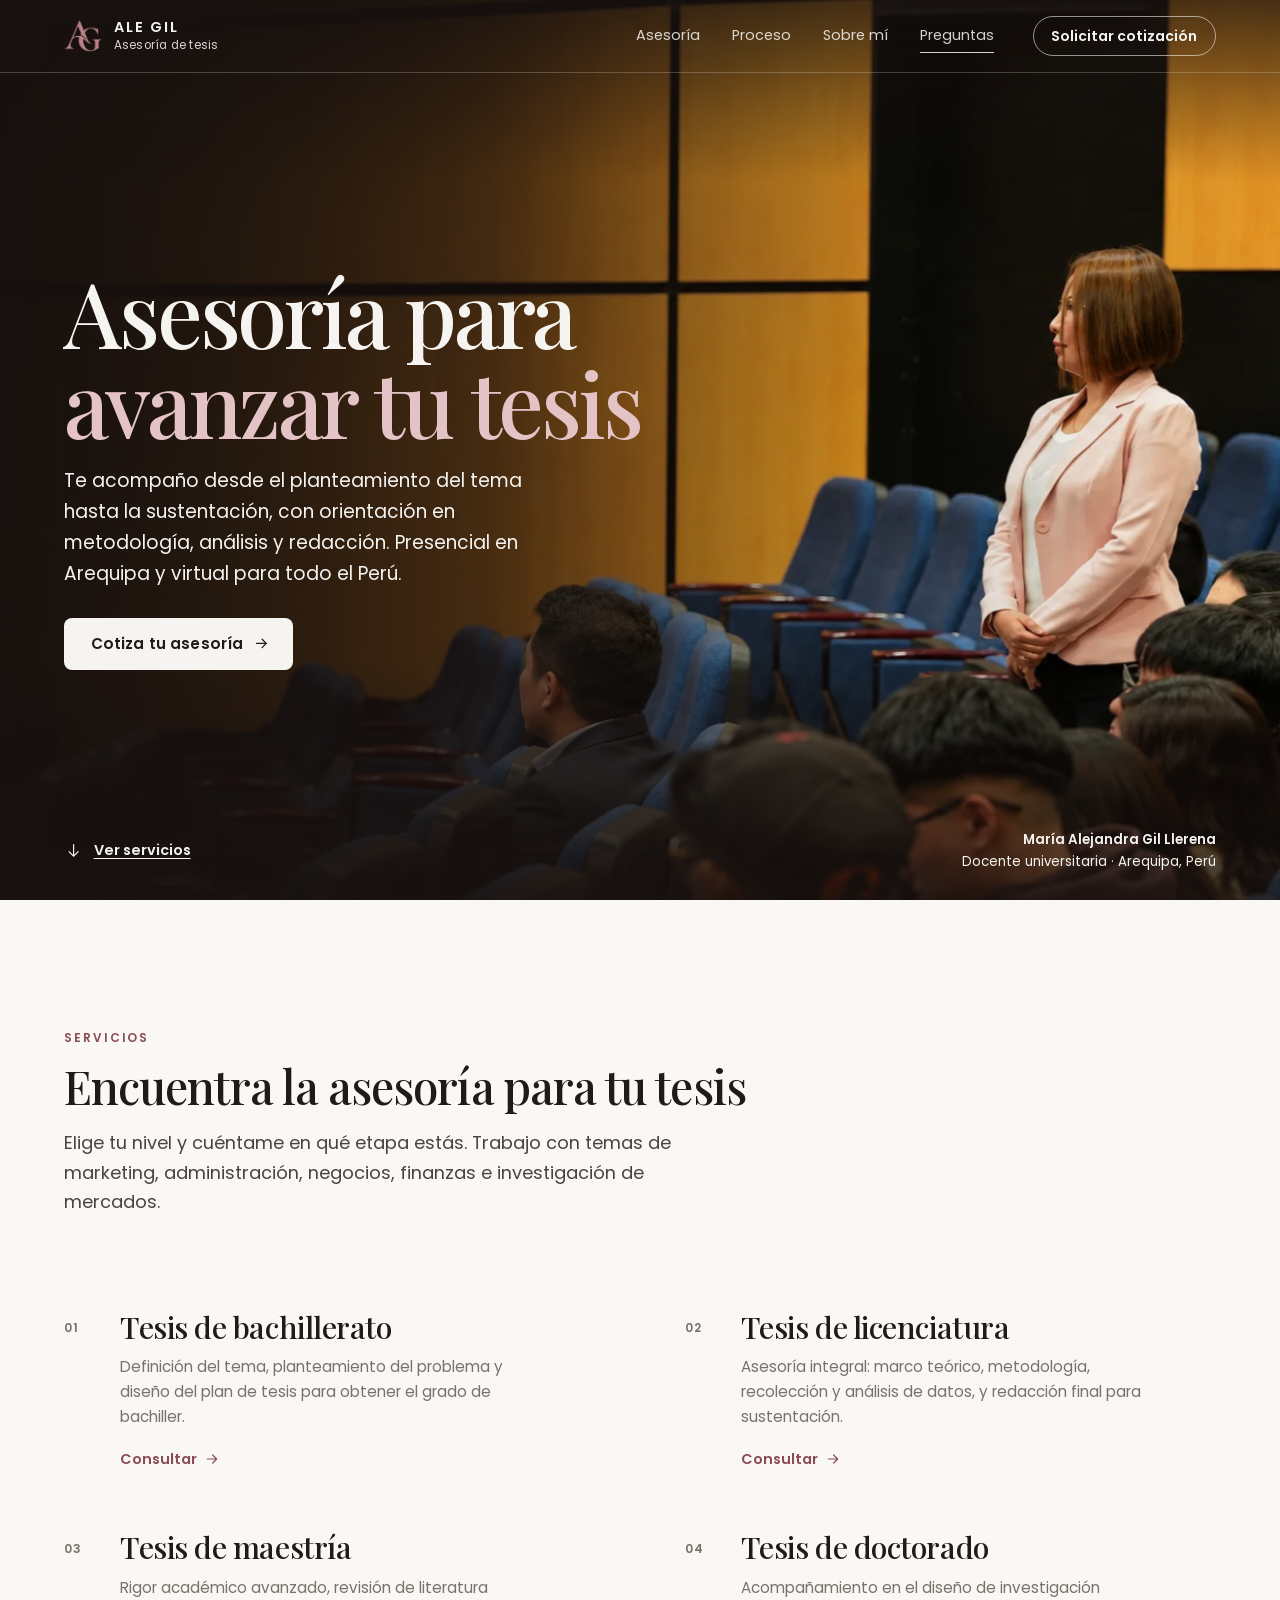
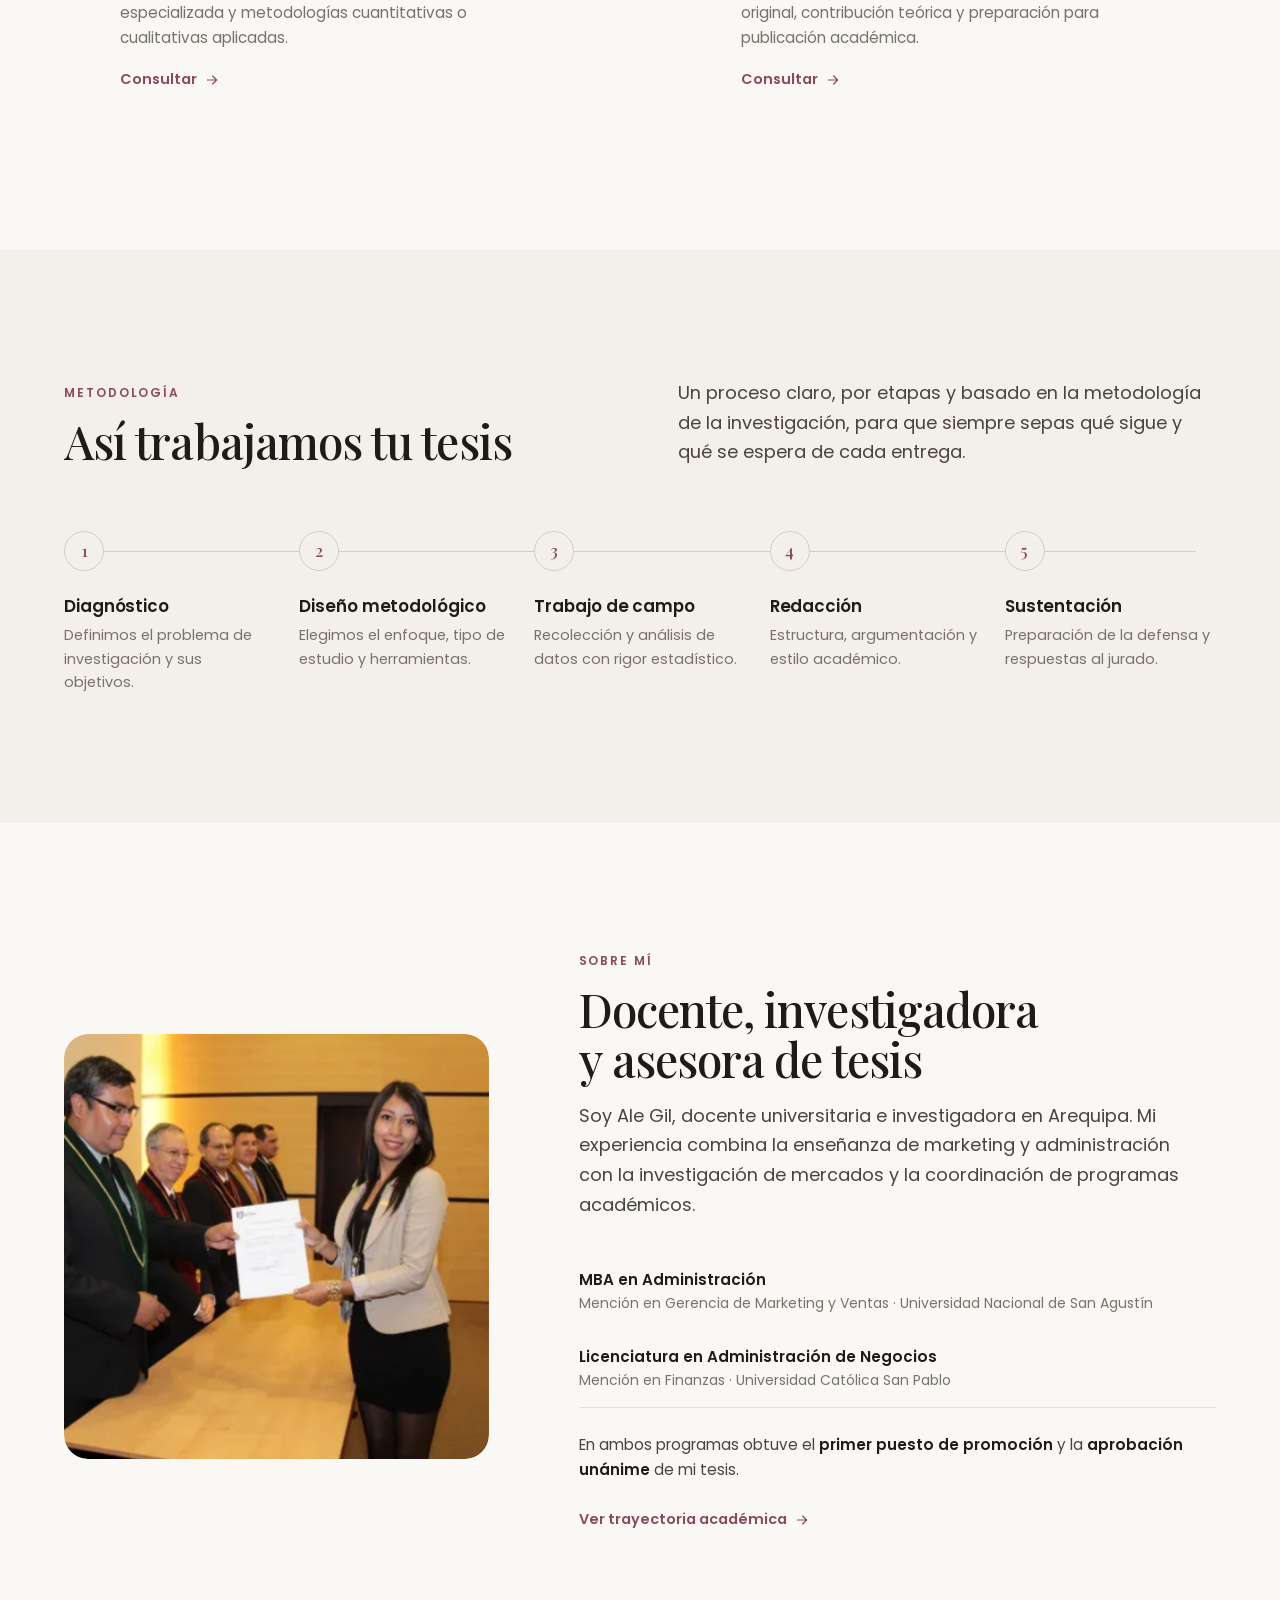
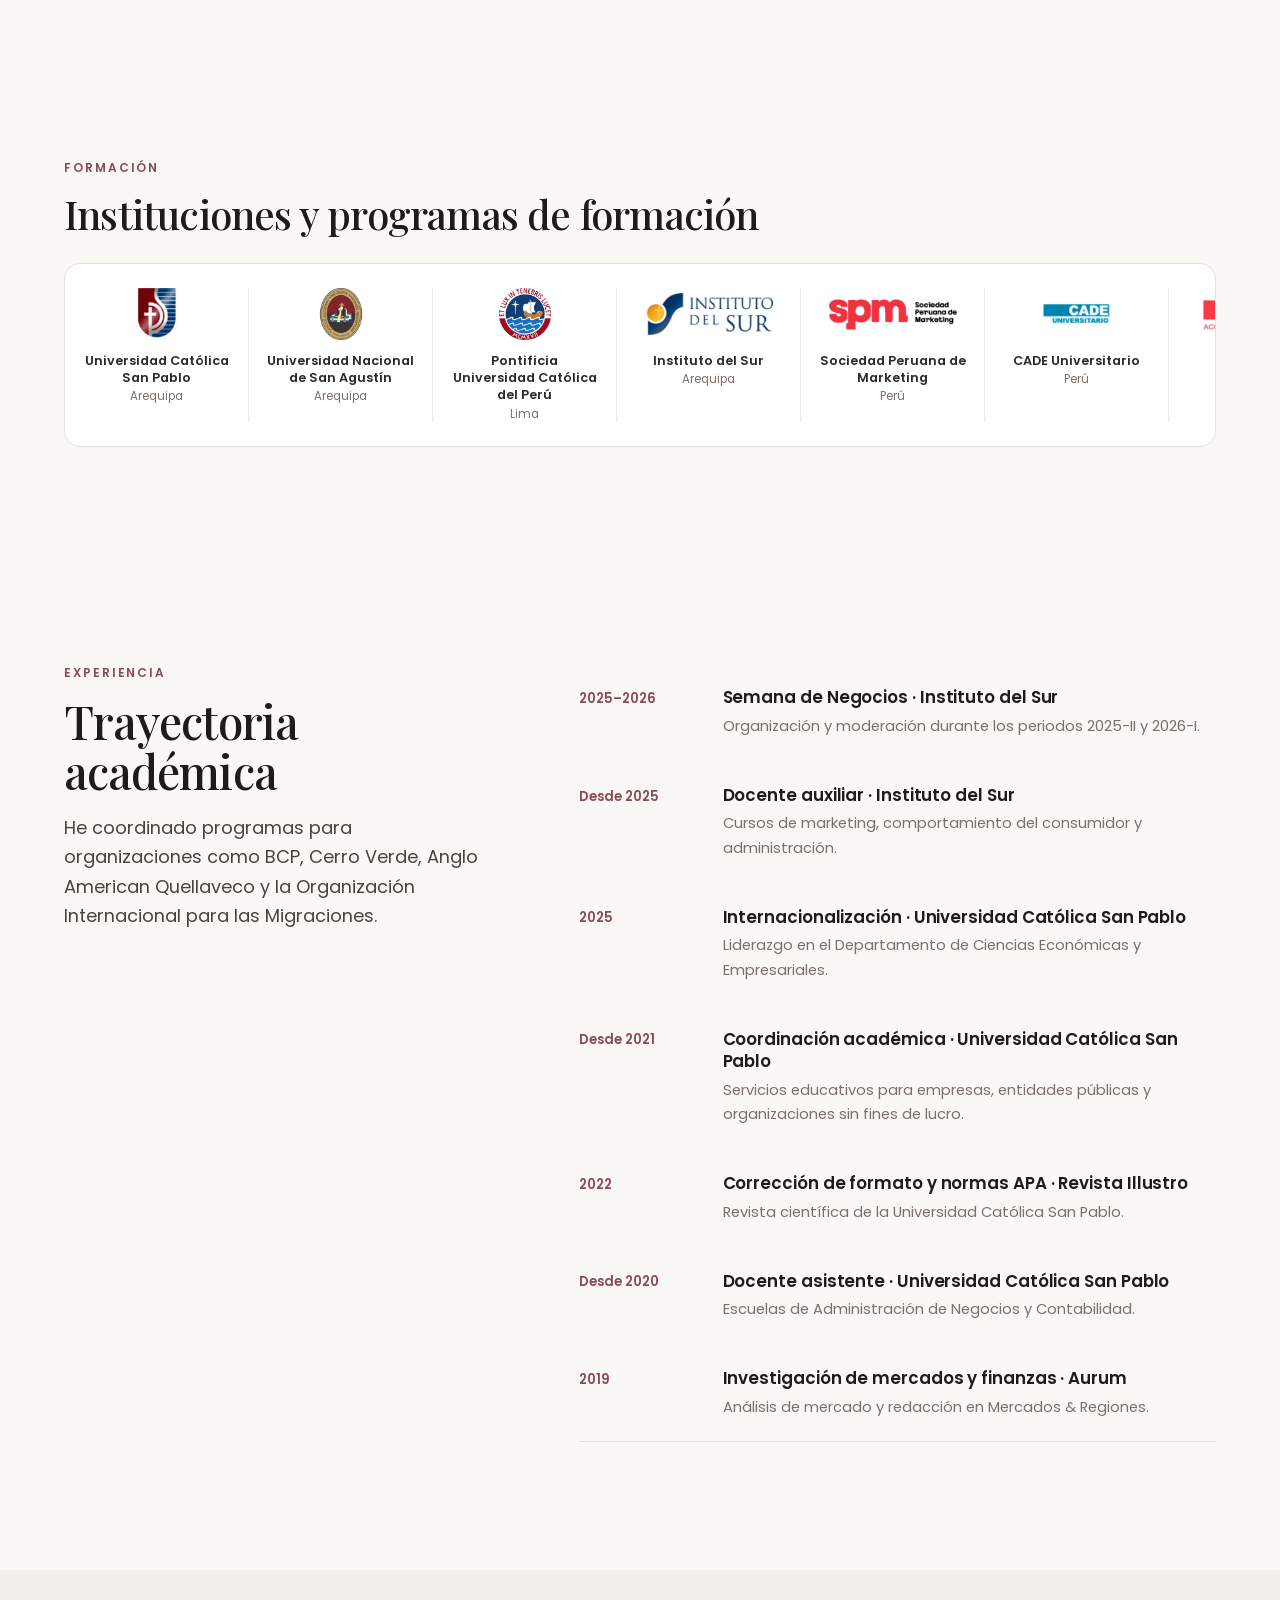
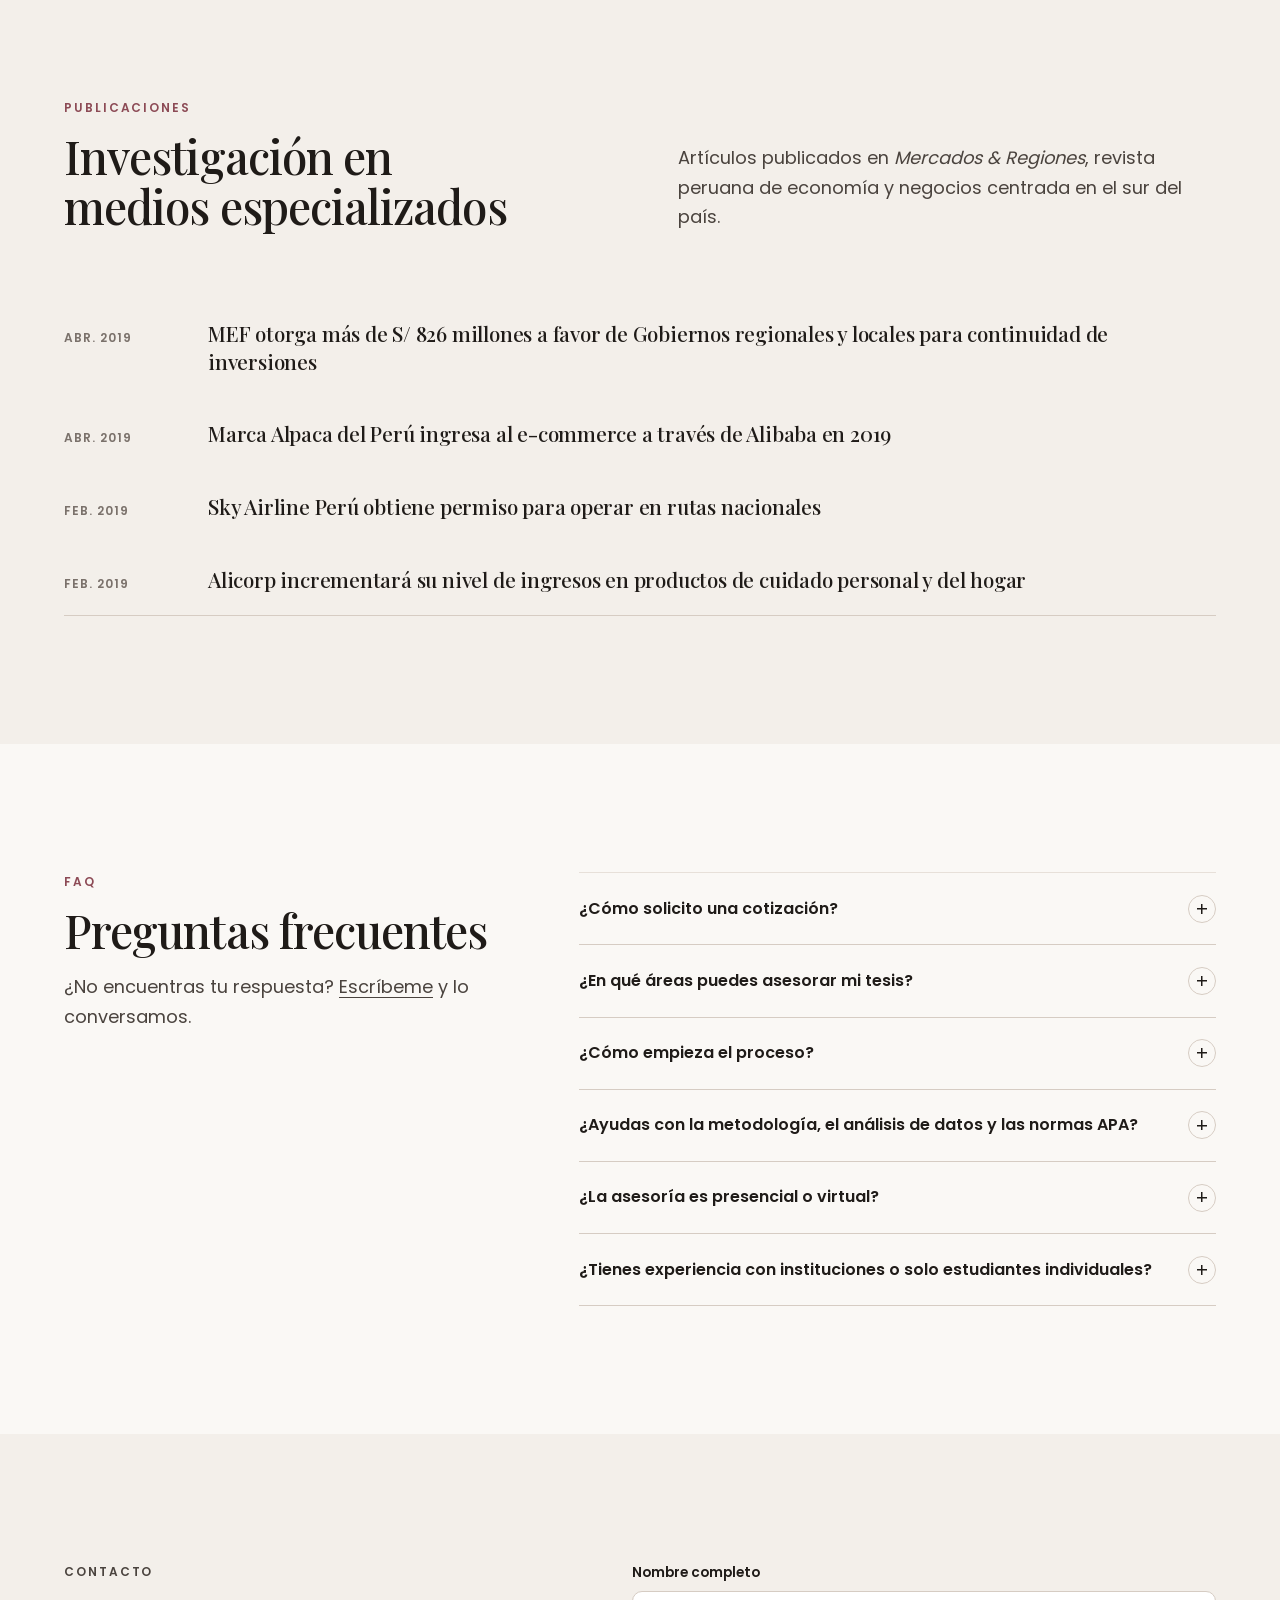
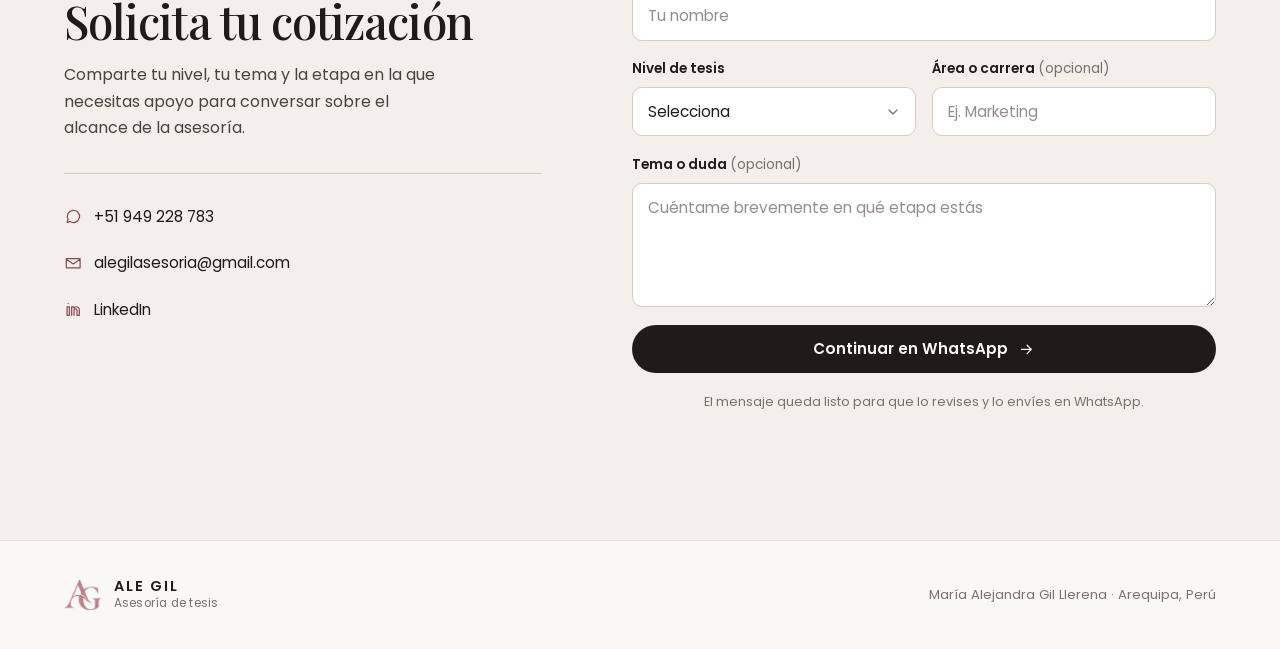
<file: index.html>
<!doctype html>
<html lang="es-PE">
<head>
<meta charset="UTF-8">
<meta name="viewport" content="width=device-width, initial-scale=1.0">
<title>Asesoría de Tesis en Arequipa y Online | Ale Gil</title>
<meta name="description" content="Asesoría de tesis de bachillerato, licenciatura, maestría y doctorado en Arequipa y online: metodología, análisis de datos, redacción y sustentación.">
<meta name="author" content="María Alejandra Gil Llerena">
<meta name="robots" content="index, follow, max-image-preview:large, max-snippet:-1">
<link rel="canonical" href="https://alegil-asesoria-tesis.pages.dev/">
<link rel="alternate" hreflang="es-PE" href="https://alegil-asesoria-tesis.pages.dev/">
<link rel="alternate" hreflang="x-default" href="https://alegil-asesoria-tesis.pages.dev/">
<!-- Google Search Console -->
<meta name="google-site-verification" content="gpbi58ObnH3CB68XrsHprBadOEx2F5I6IvIV5M7yL3I">

<meta name="theme-color" content="#faf8f5" media="(prefers-color-scheme: light)">
<meta name="theme-color" content="#151312" media="(prefers-color-scheme: dark)">
<link rel="icon" href="favicon.png" type="image/png" sizes="32x32">
<link rel="apple-touch-icon" href="assets/seo/apple-touch-icon.png">
<link rel="manifest" href="site.webmanifest">

<meta property="og:type" content="website">
<meta property="og:site_name" content="Ale Gil · Asesoría de tesis">
<meta property="og:locale" content="es_PE">
<meta property="og:url" content="https://alegil-asesoria-tesis.pages.dev/">
<meta property="og:title" content="Asesoría de Tesis en Arequipa y Online | Ale Gil">
<meta property="og:description" content="Asesoría de tesis de bachillerato, licenciatura, maestría y doctorado en Arequipa y online: metodología, análisis de datos, redacción y sustentación.">
<meta property="og:image" content="https://alegil-asesoria-tesis.pages.dev/assets/seo/og-image.jpg">
<meta property="og:image:width" content="1200">
<meta property="og:image:height" content="630">
<meta property="og:image:alt" content="María Alejandra Gil Llerena en un auditorio universitario">
<meta name="twitter:card" content="summary_large_image">
<meta name="twitter:title" content="Asesoría de Tesis en Arequipa y Online | Ale Gil">
<meta name="twitter:description" content="Asesoría de tesis de bachillerato, licenciatura, maestría y doctorado en Arequipa y online: metodología, análisis de datos, redacción y sustentación.">
<meta name="twitter:image" content="https://alegil-asesoria-tesis.pages.dev/assets/seo/og-image.jpg">

<link rel="preload" href="assets/images/ale-gil-auditorio.webp" as="image" type="image/webp" fetchpriority="high">
<link rel="preload" href="assets/fonts/playfair-display.woff2" as="font" type="font/woff2" crossorigin>
<link rel="preload" href="assets/fonts/poppins-regular.woff2" as="font" type="font/woff2" crossorigin>

<script type="application/ld+json">
{
  "@context": "https://schema.org",
  "@graph": [
    {
      "@type": "WebSite",
      "@id": "https://alegil-asesoria-tesis.pages.dev/#web",
      "url": "https://alegil-asesoria-tesis.pages.dev/",
      "name": "Ale Gil · Asesoría de tesis",
      "inLanguage": "es-PE",
      "publisher": {
        "@id": "https://alegil-asesoria-tesis.pages.dev/#servicio"
      }
    },
    {
      "@type": "WebPage",
      "@id": "https://alegil-asesoria-tesis.pages.dev/#pagina",
      "url": "https://alegil-asesoria-tesis.pages.dev/",
      "name": "Asesoría de Tesis en Arequipa y Online | Ale Gil",
      "isPartOf": {
        "@id": "https://alegil-asesoria-tesis.pages.dev/#web"
      },
      "about": {
        "@id": "https://alegil-asesoria-tesis.pages.dev/#servicio"
      },
      "primaryImageOfPage": "https://alegil-asesoria-tesis.pages.dev/assets/seo/og-image.jpg",
      "inLanguage": "es-PE",
      "dateModified": "2026-11-25"
    },
    {
      "@type": "ProfessionalService",
      "@id": "https://alegil-asesoria-tesis.pages.dev/#servicio",
      "name": "Ale Gil · Asesoría de tesis",
      "url": "https://alegil-asesoria-tesis.pages.dev/",
      "description": "Asesoría de tesis de bachillerato, licenciatura, maestría y doctorado en Arequipa y online para todo el Perú: metodología de la investigación, análisis de datos, redacción académica y preparación de la sustentación.",
      "image": "https://alegil-asesoria-tesis.pages.dev/assets/seo/og-image.jpg",
      "logo": "https://alegil-asesoria-tesis.pages.dev/assets/seo/icon-192.png",
      "telephone": "+51949228783",
      "email": "alegilasesoria@gmail.com",
      "address": {
        "@type": "PostalAddress",
        "addressLocality": "Arequipa",
        "addressRegion": "Arequipa",
        "addressCountry": "PE"
      },
      "areaServed": [
        {
          "@type": "City",
          "name": "Arequipa"
        },
        {
          "@type": "Country",
          "name": "Perú"
        }
      ],
      "founder": {
        "@id": "https://alegil-asesoria-tesis.pages.dev/#ale-gil"
      },
      "employee": {
        "@id": "https://alegil-asesoria-tesis.pages.dev/#ale-gil"
      },
      "knowsLanguage": "es",
      "sameAs": [
        "https://www.linkedin.com/in/mar%C3%ADa-alejandra-gil-llerena"
      ],
      "contactPoint": {
        "@type": "ContactPoint",
        "contactType": "customer service",
        "telephone": "+51949228783",
        "availableLanguage": "es",
        "url": "https://wa.me/51949228783"
      },
      "hasOfferCatalog": {
        "@type": "OfferCatalog",
        "name": "Asesoría de tesis por nivel",
        "itemListElement": [
          {
            "@type": "Offer",
            "itemOffered": {
              "@type": "Service",
              "name": "Asesoría de tesis de bachillerato",
              "serviceType": "Asesoría de tesis",
              "description": "Definición del tema, planteamiento del problema y diseño del plan de tesis para obtener el grado de bachiller.",
              "provider": {
                "@id": "https://alegil-asesoria-tesis.pages.dev/#ale-gil"
              },
              "areaServed": "PE"
            }
          },
          {
            "@type": "Offer",
            "itemOffered": {
              "@type": "Service",
              "name": "Asesoría de tesis de licenciatura",
              "serviceType": "Asesoría de tesis",
              "description": "Asesoría integral: marco teórico, metodología, recolección y análisis de datos, y redacción final para sustentación.",
              "provider": {
                "@id": "https://alegil-asesoria-tesis.pages.dev/#ale-gil"
              },
              "areaServed": "PE"
            }
          },
          {
            "@type": "Offer",
            "itemOffered": {
              "@type": "Service",
              "name": "Asesoría de tesis de maestría",
              "serviceType": "Asesoría de tesis",
              "description": "Rigor académico avanzado, revisión de literatura especializada y metodologías cuantitativas o cualitativas aplicadas.",
              "provider": {
                "@id": "https://alegil-asesoria-tesis.pages.dev/#ale-gil"
              },
              "areaServed": "PE"
            }
          },
          {
            "@type": "Offer",
            "itemOffered": {
              "@type": "Service",
              "name": "Asesoría de tesis de doctorado",
              "serviceType": "Asesoría de tesis",
              "description": "Acompañamiento en el diseño de investigación original, contribución teórica y preparación para publicación académica.",
              "provider": {
                "@id": "https://alegil-asesoria-tesis.pages.dev/#ale-gil"
              },
              "areaServed": "PE"
            }
          }
        ]
      }
    },
    {
      "@type": "Person",
      "@id": "https://alegil-asesoria-tesis.pages.dev/#ale-gil",
      "name": "María Alejandra Gil Llerena",
      "alternateName": "Ale Gil",
      "jobTitle": "Docente universitaria e investigadora en Marketing",
      "image": "https://alegil-asesoria-tesis.pages.dev/assets/images/ale-gil-reconocimiento-1152.webp",
      "url": "https://alegil-asesoria-tesis.pages.dev/",
      "email": "mailto:alegilasesoria@gmail.com",
      "telephone": "+51949228783",
      "sameAs": [
        "https://www.linkedin.com/in/mar%C3%ADa-alejandra-gil-llerena"
      ],
      "address": {
        "@type": "PostalAddress",
        "addressLocality": "Arequipa",
        "addressRegion": "Arequipa",
        "addressCountry": "PE"
      },
      "alumniOf": [
        {
          "@type": "CollegeOrUniversity",
          "name": "Universidad Nacional de San Agustín de Arequipa"
        },
        {
          "@type": "CollegeOrUniversity",
          "name": "Universidad Católica San Pablo"
        }
      ],
      "hasCredential": [
        {
          "@type": "EducationalOccupationalCredential",
          "credentialCategory": "degree",
          "name": "MBA en Administración, mención en Gerencia de Marketing y Ventas"
        },
        {
          "@type": "EducationalOccupationalCredential",
          "credentialCategory": "degree",
          "name": "Licenciatura en Administración de Negocios, mención en Finanzas"
        }
      ],
      "knowsAbout": [
        "Asesoría de tesis",
        "Metodología de la investigación",
        "Investigación académica",
        "Análisis de datos",
        "Normas APA",
        "Marketing",
        "Administración de negocios",
        "Finanzas",
        "Investigación de mercados"
      ],
      "knowsLanguage": "es"
    },
    {
      "@type": "FAQPage",
      "@id": "https://alegil-asesoria-tesis.pages.dev/#faq",
      "mainEntity": [
        {
          "@type": "Question",
          "name": "¿Cómo solicito una cotización?",
          "acceptedAnswer": {
            "@type": "Answer",
            "text": "Indícame tu nivel de estudios, el tema y el avance de tu tesis por WhatsApp. Con esa información podemos definir el alcance y conversar sobre el costo."
          }
        },
        {
          "@type": "Question",
          "name": "¿En qué áreas puedes asesorar mi tesis?",
          "acceptedAnswer": {
            "@type": "Answer",
            "text": "Principalmente en marketing, administración, negocios, finanzas e investigación de mercados, para los cuatro niveles: bachillerato, licenciatura, maestría y doctorado."
          }
        },
        {
          "@type": "Question",
          "name": "¿Cómo empieza el proceso?",
          "acceptedAnswer": {
            "@type": "Answer",
            "text": "Escríbeme por WhatsApp o completa el formulario de contacto indicando tu nivel de tesis y tema. Te responderé para coordinar una primera conversación."
          }
        },
        {
          "@type": "Question",
          "name": "¿Ayudas con la metodología, el análisis de datos y las normas APA?",
          "acceptedAnswer": {
            "@type": "Answer",
            "text": "Sí. Acompaño el diseño metodológico, la recolección y el análisis de datos cuantitativos o cualitativos, y la revisión de formato, citas y referencias en normas APA."
          }
        },
        {
          "@type": "Question",
          "name": "¿La asesoría es presencial o virtual?",
          "acceptedAnswer": {
            "@type": "Answer",
            "text": "Trabajo de forma virtual y presencial en Arequipa, según la disponibilidad de cada estudiante."
          }
        },
        {
          "@type": "Question",
          "name": "¿Tienes experiencia con instituciones o solo estudiantes individuales?",
          "acceptedAnswer": {
            "@type": "Answer",
            "text": "He coordinado programas académicos para empresas y organismos públicos, además de mi experiencia como docente universitaria acompañando tesistas de forma individual."
          }
        }
      ]
    }
  ]
}
</script>
<link rel="stylesheet" href="css/styles.css">
<script>document.documentElement.classList.add("js");if(!matchMedia("(prefers-reduced-motion: reduce)").matches)document.documentElement.classList.add("motion")</script>
<script defer src="js/script.js"></script>
</head>
<body>
<a class="skip" href="#contenido">Ir al contenido</a>

<header class="nav on-hero" id="nav">
  <div class="progress" aria-hidden="true"></div>
  <div class="wrap nav-inner">
    <a class="brand" href="#inicio" aria-label="Ale Gil · Asesoría de tesis, inicio">
      <img src="assets/brand/ag-monograma.webp" width="160" height="134" alt="">
      <span class="brand-text">Ale Gil<small>Asesoría de tesis</small></span>
    </a>
    <button class="nav-toggle" type="button" aria-expanded="false" aria-controls="nav-menu">
      <span class="sr-only">Abrir menú</span>
      <svg aria-hidden="true" viewBox="0 0 24 24"><path class="l1" d="M4 8h16"/><path class="l2" d="M4 16h16"/></svg>
    </button>
    <div class="nav-menu" id="nav-menu">
      <nav aria-label="Navegación principal">
        <a href="#servicios">Asesoría</a>
        <a href="#proceso">Proceso</a>
        <a href="#sobre-mi">Sobre mí</a>
        <a href="#faq">Preguntas</a>
      </nav>
      <a class="btn btn-dark btn-sm" href="#contacto">Solicitar cotización</a>
    </div>
  </div>
</header>

<main id="contenido">

  <!-- HERO -->
  <section class="hero" id="inicio" aria-labelledby="hero-title">
    <img class="hero-image" src="assets/images/ale-gil-auditorio.webp" width="1672" height="941" alt="María Alejandra Gil Llerena en un auditorio durante un encuentro académico" fetchpriority="high">
    <div class="wrap hero-inner">
      <div class="hero-copy">
        <h1 id="hero-title">Asesoría para <em>avanzar tu tesis</em></h1>
        <p>Te acompaño desde el planteamiento del tema hasta la sustentación, con orientación en metodología, análisis y redacción. Presencial en Arequipa y virtual para todo el Perú.</p>
        <a class="btn btn-primary" href="https://wa.me/51949228783?text=Hola%20Ale%2C%20quisiera%20cotizar%20una%20asesor%C3%ADa%20de%20tesis.%20%C2%BFQu%C3%A9%20informaci%C3%B3n%20necesitas%20para%20orientarme%3F">Cotiza tu asesoría<svg aria-hidden="true" viewBox="0 0 24 24"><path d="M5 12h14m-6-6 6 6-6 6"/></svg></a>
      </div>
      <div class="hero-footer">
        <a class="hero-next" href="#servicios">
          <svg aria-hidden="true" viewBox="0 0 24 24"><path d="M12 4v15m-6-6 6 6 6-6"/></svg>
          Ver servicios
        </a>
        <p class="hero-credit"><strong>María Alejandra Gil Llerena</strong><span>Docente universitaria · Arequipa, Perú</span></p>
      </div>
    </div>
  </section>

  <!-- SERVICIOS -->
  <section class="section" id="servicios" aria-labelledby="servicios-title">
    <div class="wrap">
      <header class="section-head reveal-group">
        <p class="kicker">Servicios</p>
        <h2 id="servicios-title">Encuentra la asesoría para tu tesis</h2>
        <p class="lede">Elige tu nivel y cuéntame en qué etapa estás. Trabajo con temas de marketing, administración, negocios, finanzas e investigación de mercados.</p>
      </header>
      <div class="service-grid">
        <article class="service reveal">
          <span class="num">01</span>
          <h3>Tesis de bachillerato</h3>
          <p>Definición del tema, planteamiento del problema y diseño del plan de tesis para obtener el grado de bachiller.</p>
          <a class="link-arrow" href="https://wa.me/51949228783?text=Hola%20Ale%2C%20quiero%20informaci%C3%B3n%20sobre%20asesor%C3%ADa%20de%20tesis%20de%20bachillerato.">Consultar<span class="sr-only"> sobre bachillerato</span><svg aria-hidden="true" viewBox="0 0 24 24"><path d="M5 12h14m-6-6 6 6-6 6"/></svg></a>
        </article>
        <article class="service reveal">
          <span class="num">02</span>
          <h3>Tesis de licenciatura</h3>
          <p>Asesoría integral: marco teórico, metodología, recolección y análisis de datos, y redacción final para sustentación.</p>
          <a class="link-arrow" href="https://wa.me/51949228783?text=Hola%20Ale%2C%20quiero%20informaci%C3%B3n%20sobre%20asesor%C3%ADa%20de%20tesis%20de%20licenciatura.">Consultar<span class="sr-only"> sobre licenciatura</span><svg aria-hidden="true" viewBox="0 0 24 24"><path d="M5 12h14m-6-6 6 6-6 6"/></svg></a>
        </article>
        <article class="service reveal">
          <span class="num">03</span>
          <h3>Tesis de maestría</h3>
          <p>Rigor académico avanzado, revisión de literatura especializada y metodologías cuantitativas o cualitativas aplicadas.</p>
          <a class="link-arrow" href="https://wa.me/51949228783?text=Hola%20Ale%2C%20quiero%20informaci%C3%B3n%20sobre%20asesor%C3%ADa%20de%20tesis%20de%20maestr%C3%ADa.">Consultar<span class="sr-only"> sobre maestría</span><svg aria-hidden="true" viewBox="0 0 24 24"><path d="M5 12h14m-6-6 6 6-6 6"/></svg></a>
        </article>
        <article class="service reveal">
          <span class="num">04</span>
          <h3>Tesis de doctorado</h3>
          <p>Acompañamiento en el diseño de investigación original, contribución teórica y preparación para publicación académica.</p>
          <a class="link-arrow" href="https://wa.me/51949228783?text=Hola%20Ale%2C%20quiero%20informaci%C3%B3n%20sobre%20asesor%C3%ADa%20de%20tesis%20de%20doctorado.">Consultar<span class="sr-only"> sobre doctorado</span><svg aria-hidden="true" viewBox="0 0 24 24"><path d="M5 12h14m-6-6 6 6-6 6"/></svg></a>
        </article>
      </div>
    </div>
  </section>

  <!-- PROCESO -->
  <section class="section section-tint" id="proceso" aria-labelledby="proceso-title">
    <div class="wrap">
      <header class="section-head section-head-row reveal-group">
        <div>
          <p class="kicker">Metodología</p>
          <h2 id="proceso-title">Así trabajamos tu tesis</h2>
        </div>
        <p class="lede">Un proceso claro, por etapas y basado en la metodología de la investigación, para que siempre sepas qué sigue y qué se espera de cada entrega.</p>
      </header>
      <ol class="steps reveal-steps">
        <li class="reveal"><span class="step-num" aria-hidden="true">1</span><h3>Diagnóstico</h3><p>Definimos el problema de investigación y sus objetivos.</p></li>
        <li class="reveal"><span class="step-num" aria-hidden="true">2</span><h3>Diseño metodológico</h3><p>Elegimos el enfoque, tipo de estudio y herramientas.</p></li>
        <li class="reveal"><span class="step-num" aria-hidden="true">3</span><h3>Trabajo de campo</h3><p>Recolección y análisis de datos con rigor estadístico.</p></li>
        <li class="reveal"><span class="step-num" aria-hidden="true">4</span><h3>Redacción</h3><p>Estructura, argumentación y estilo académico.</p></li>
        <li class="reveal"><span class="step-num" aria-hidden="true">5</span><h3>Sustentación</h3><p>Preparación de la defensa y respuestas al jurado.</p></li>
      </ol>
    </div>
  </section>

  <!-- SOBRE MÍ -->
  <section class="section" id="sobre-mi" aria-labelledby="sobre-title">
    <div class="wrap about-grid">
      <figure class="about-media reveal-img">
        <img src="assets/images/ale-gil-reconocimiento-640.webp" srcset="assets/images/ale-gil-reconocimiento-640.webp 640w, assets/images/ale-gil-reconocimiento-1152.webp 1152w" sizes="(max-width: 52rem) 92vw, 36vw" width="1152" height="768" alt="Ale Gil recibe un reconocimiento durante una ceremonia académica" loading="lazy" decoding="async">
      </figure>
      <div class="about-copy reveal-group">
        <p class="kicker">Sobre mí</p>
        <h2 id="sobre-title">Docente, investigadora y asesora de tesis</h2>
        <p class="lede">Soy Ale Gil, docente universitaria e investigadora en Arequipa. Mi experiencia combina la enseñanza de marketing y administración con la investigación de mercados y la coordinación de programas académicos.</p>
        <ul class="credentials" id="educacion">
          <li class="reveal">
            <div><strong>MBA en Administración</strong><span>Mención en Gerencia de Marketing y Ventas · Universidad Nacional de San Agustín</span></div>
          </li>
          <li class="reveal">
            <div><strong>Licenciatura en Administración de Negocios</strong><span>Mención en Finanzas · Universidad Católica San Pablo</span></div>
          </li>
        </ul>
        <p class="note">En ambos programas obtuve el <strong>primer puesto de promoción</strong> y la <strong>aprobación unánime</strong> de mi tesis.</p>
        <a class="link-arrow" href="#trayectoria">Ver trayectoria académica<svg aria-hidden="true" viewBox="0 0 24 24"><path d="M5 12h14m-6-6 6 6-6 6"/></svg></a>
      </div>
    </div>
  </section>

  <!-- INSTITUCIONES -->
  <section class="training" id="formacion" aria-labelledby="formacion-titulo">
    <div class="wrap">
      <header class="training-head reveal-group">
        <p class="kicker">Formación</p>
        <h2 id="formacion-titulo">Instituciones y programas de formación</h2>
      </header>
      <div class="training-window reveal" id="formacion-carrusel">
        <ul class="training-list" role="list">
        <li><img src="assets/logos/ucsp.webp" alt="Logo de Universidad Católica San Pablo" width="128" height="48" loading="lazy" decoding="async"><span>Universidad Católica San Pablo<small>Arequipa</small></span></li>
        <li><img src="assets/logos/unsa.webp" alt="Logo de Universidad Nacional de San Agustín" width="128" height="48" loading="lazy" decoding="async"><span>Universidad Nacional de San Agustín<small>Arequipa</small></span></li>
        <li><img src="assets/logos/pucp.webp" alt="Logo de Pontificia Universidad Católica del Perú" width="128" height="48" loading="lazy" decoding="async"><span>Pontificia Universidad Católica del Perú<small>Lima</small></span></li>
        <li><img src="assets/logos/isur.webp" alt="Logo de Instituto del Sur" width="128" height="48" loading="lazy" decoding="async"><span>Instituto del Sur<small>Arequipa</small></span></li>
        <li><img src="assets/logos/spm.webp" alt="Logo de Sociedad Peruana de Marketing" width="128" height="48" loading="lazy" decoding="async"><span>Sociedad Peruana de Marketing<small>Perú</small></span></li>
        <li><img src="assets/logos/cade.webp" alt="Logo de CADE Universitario" width="128" height="48" loading="lazy" decoding="async"><span>CADE Universitario<small>Perú</small></span></li>
        <li><img src="assets/logos/ipae.webp" alt="Logo de IPAE Acción Empresarial" width="128" height="48" loading="lazy" decoding="async"><span>IPAE Acción Empresarial<small>Perú</small></span></li>
        <li><img src="assets/logos/beedie.webp" alt="Logo de SFU Beedie School of Business" width="128" height="48" loading="lazy" decoding="async"><span>SFU Beedie School of Business<small>Canadá</small></span></li>
        <li><img src="assets/logos/handong.webp" alt="Logo de Handong Global University" width="128" height="48" loading="lazy" decoding="async"><span>Handong Global University<small>Corea del Sur</small></span></li>
        <li><img src="assets/logos/bcp.svg" alt="Logo de Banco de Crédito del Perú" width="128" height="48" loading="lazy" decoding="async"><span>Banco de Crédito del Perú<small>Perú</small></span></li>
        <li class="logo-light"><img src="assets/logos/ipma.webp" alt="Logo de IPMA Perú" width="128" height="48" loading="lazy" decoding="async"><span>IPMA Perú<small>Perú</small></span></li>
        <li class="logo-light"><img src="assets/logos/approlog.webp" alt="Logo de APPROLOG" width="128" height="48" loading="lazy" decoding="async"><span>APPROLOG<small>Perú</small></span></li>
        </ul>
      </div>
    </div>
  </section>

  <!-- TRAYECTORIA -->
  <section class="section" id="trayectoria" aria-labelledby="trayectoria-title">
    <div class="wrap split">
      <header class="split-aside reveal-group">
        <p class="kicker">Experiencia</p>
        <h2 id="trayectoria-title">Trayectoria académica</h2>
        <p class="lede">He coordinado programas para organizaciones como BCP, Cerro Verde, Anglo American Quellaveco y la Organización Internacional para las Migraciones.</p>
      </header>
      <ol class="timeline">
        <li class="reveal"><time>2025–2026</time><div><h3>Semana de Negocios · Instituto del Sur</h3><p>Organización y moderación durante los periodos 2025-II y 2026-I.</p></div></li>
        <li class="reveal"><time>Desde 2025</time><div><h3>Docente auxiliar · Instituto del Sur</h3><p>Cursos de marketing, comportamiento del consumidor y administración.</p></div></li>
        <li class="reveal"><time>2025</time><div><h3>Internacionalización · Universidad Católica San Pablo</h3><p>Liderazgo en el Departamento de Ciencias Económicas y Empresariales.</p></div></li>
        <li class="reveal"><time>Desde 2021</time><div><h3>Coordinación académica · Universidad Católica San Pablo</h3><p>Servicios educativos para empresas, entidades públicas y organizaciones sin fines de lucro.</p></div></li>
        <li class="reveal"><time>2022</time><div><h3>Corrección de formato y normas APA · Revista Illustro</h3><p>Revista científica de la Universidad Católica San Pablo.</p></div></li>
        <li class="reveal"><time>Desde 2020</time><div><h3>Docente asistente · Universidad Católica San Pablo</h3><p>Escuelas de Administración de Negocios y Contabilidad.</p></div></li>
        <li class="reveal"><time>2019</time><div><h3>Investigación de mercados y finanzas · Aurum</h3><p>Análisis de mercado y redacción en Mercados &amp; Regiones.</p></div></li>
      </ol>
    </div>
  </section>

  <!-- PUBLICACIONES -->
  <section class="section section-tint" id="publicaciones" aria-labelledby="pub-title">
    <div class="wrap">
      <header class="section-head section-head-row reveal-group">
        <div>
          <p class="kicker">Publicaciones</p>
          <h2 id="pub-title">Investigación en medios especializados</h2>
        </div>
        <p class="lede">Artículos publicados en <em>Mercados &amp; Regiones</em>, revista peruana de economía y negocios centrada en el sur del país.</p>
      </header>
      <ul class="pub-list">
        <li class="reveal"><span class="date">Abr. 2019</span><h3>MEF otorga más de S/ 826 millones a favor de Gobiernos regionales y locales para continuidad de inversiones</h3></li>
        <li class="reveal"><span class="date">Abr. 2019</span><h3>Marca Alpaca del Perú ingresa al e-commerce a través de Alibaba en 2019</h3></li>
        <li class="reveal"><span class="date">Feb. 2019</span><h3>Sky Airline Perú obtiene permiso para operar en rutas nacionales</h3></li>
        <li class="reveal"><span class="date">Feb. 2019</span><h3>Alicorp incrementará su nivel de ingresos en productos de cuidado personal y del hogar</h3></li>
      </ul>
    </div>
  </section>

  <!-- FAQ -->
  <section class="section" id="faq" aria-labelledby="faq-title">
    <div class="wrap split">
      <header class="split-aside reveal-group">
        <p class="kicker">FAQ</p>
        <h2 id="faq-title">Preguntas frecuentes</h2>
        <p class="lede">¿No encuentras tu respuesta? <a href="#contacto">Escríbeme</a> y lo conversamos.</p>
      </header>
      <div class="faq">
        <details class="reveal"><summary>¿Cómo solicito una cotización?</summary><p>Indícame tu nivel de estudios, el tema y el avance de tu tesis por WhatsApp. Con esa información podemos definir el alcance y conversar sobre el costo.</p></details>
        <details class="reveal"><summary>¿En qué áreas puedes asesorar mi tesis?</summary><p>Principalmente en marketing, administración, negocios, finanzas e investigación de mercados, para los cuatro niveles: bachillerato, licenciatura, maestría y doctorado.</p></details>
        <details class="reveal"><summary>¿Cómo empieza el proceso?</summary><p>Escríbeme por WhatsApp o completa el formulario de contacto indicando tu nivel de tesis y tema. Te responderé para coordinar una primera conversación.</p></details>
        <details class="reveal"><summary>¿Ayudas con la metodología, el análisis de datos y las normas APA?</summary><p>Sí. Acompaño el diseño metodológico, la recolección y el análisis de datos cuantitativos o cualitativos, y la revisión de formato, citas y referencias en normas APA.</p></details>
        <details class="reveal"><summary>¿La asesoría es presencial o virtual?</summary><p>Trabajo de forma virtual y presencial en Arequipa, según la disponibilidad de cada estudiante.</p></details>
        <details class="reveal"><summary>¿Tienes experiencia con instituciones o solo estudiantes individuales?</summary><p>He coordinado programas académicos para empresas y organismos públicos, además de mi experiencia como docente universitaria acompañando tesistas de forma individual.</p></details>
      </div>
    </div>
  </section>

  <!-- CONTACTO -->
  <section class="section contact" id="contacto" aria-labelledby="contacto-title">
    <div class="wrap contact-grid">
      <div class="contact-info reveal-group">
        <p class="kicker kicker-light">Contacto</p>
        <h2 id="contacto-title">Solicita tu cotización</h2>
        <p>Comparte tu nivel, tu tema y la etapa en la que necesitas apoyo para conversar sobre el alcance de la asesoría.</p>
        <ul class="contact-list">
          <li><a href="https://wa.me/51949228783">
            <svg aria-hidden="true" viewBox="0 0 24 24"><path d="M4 20l1.3-3.9A8 8 0 1 1 8 19l-4 1Z"/></svg>
            +51 949 228 783</a></li>
          <li><a href="mailto:alegilasesoria@gmail.com">
            <svg aria-hidden="true" viewBox="0 0 24 24"><path d="M3 6h18v12H3zM3 7l9 6 9-6"/></svg>
            alegilasesoria@gmail.com</a></li>
          <li><a href="https://www.linkedin.com/in/mar%C3%ADa-alejandra-gil-llerena">
            <svg aria-hidden="true" viewBox="0 0 24 24"><path d="M4 9h3v11H4zM5.5 4.5v.01M10 20v-11h3v1.5c.7-1 1.8-1.7 3.2-1.7 2.3 0 3.8 1.4 3.8 4.4V20h-3v-6.2c0-1.4-.6-2.2-1.8-2.2-1.3 0-2.2.9-2.2 2.4v6"/></svg>
            LinkedIn</a></li>
        </ul>
      </div>
      <form id="thesisForm" class="contact-form reveal" action="https://wa.me/51949228783">
        <div class="field">
          <label for="fname">Nombre completo</label>
          <input id="fname" autocomplete="name" required maxlength="120" placeholder="Tu nombre">
        </div>
        <div class="field-row">
          <div class="field">
            <label for="flevel">Nivel de tesis</label>
            <select id="flevel" required>
              <option value="">Selecciona</option>
              <option>Bachillerato</option>
              <option>Licenciatura</option>
              <option>Maestría</option>
              <option>Doctorado</option>
            </select>
          </div>
          <div class="field">
            <label for="farea">Área o carrera <span>(opcional)</span></label>
            <input id="farea" maxlength="120" placeholder="Ej. Marketing">
          </div>
        </div>
        <div class="field">
          <label for="fmsg">Tema o duda <span>(opcional)</span></label>
          <textarea id="fmsg" rows="4" maxlength="800" placeholder="Cuéntame brevemente en qué etapa estás"></textarea>
        </div>
        <button class="btn btn-dark btn-block" type="submit">
          Continuar en WhatsApp
          <svg aria-hidden="true" viewBox="0 0 24 24"><path d="M5 12h14m-6-6 6 6-6 6"/></svg>
        </button>
        <p class="form-note">El mensaje queda listo para que lo revises y lo envíes en WhatsApp.</p>
      </form>
    </div>
  </section>

</main>

<footer class="footer">
  <div class="wrap footer-inner">
    <a class="brand" href="#inicio" aria-label="Ale Gil · Asesoría de tesis, inicio">
      <img src="assets/brand/ag-monograma.webp" width="160" height="134" alt="" loading="lazy" decoding="async">
      <span class="brand-text">Ale Gil<small>Asesoría de tesis</small></span>
    </a>
    <p>María Alejandra Gil Llerena · Arequipa, Perú</p>
  </div>
</footer>

<a class="wa-float" href="https://wa.me/51949228783?text=Hola%20Ale%2C%20quisiera%20cotizar%20una%20asesor%C3%ADa%20de%20tesis." aria-label="Escribir por WhatsApp">
  <svg aria-hidden="true" viewBox="0 0 24 24"><path fill="currentColor" d="M12.04 2a9.9 9.9 0 0 0-8.5 15l-1.4 5 5.2-1.4A9.9 9.9 0 1 0 12.04 2Zm5.8 14.1c-.25.7-1.45 1.33-2 1.4-.52.08-1.17.1-1.88-.12-.43-.14-.99-.32-1.7-.63-3-1.3-4.95-4.3-5.1-4.5-.15-.2-1.22-1.62-1.22-3.1 0-1.47.77-2.2 1.05-2.5.27-.3.6-.37.8-.37h.57c.18 0 .43-.07.67.5.25.6.85 2.07.92 2.22.08.15.13.33.03.53-.1.2-.15.32-.3.5-.15.17-.31.38-.45.51-.15.15-.3.31-.13.6.17.3.77 1.27 1.65 2.05 1.13 1 2.09 1.32 2.39 1.47.3.15.47.12.65-.07.17-.2.75-.87.95-1.17.2-.3.4-.25.67-.15.27.1 1.74.82 2.04.97.3.15.5.22.57.35.07.12.07.72-.18 1.42Z"/></svg>
</a>
</body>
</html>
</file>
<file: css/styles.css>
/* ==========================================================================
   Ale Gil · Asesoría de tesis
   Sistema visual minimalista: papel cálido, tinta profunda, un solo acento.
   ========================================================================== */

@font-face {
  font-family: "Playfair Display";
  src: url("../assets/fonts/playfair-display.woff2") format("woff2");
  font-style: normal;
  font-weight: 500;
  font-display: swap;
}
@font-face {
  font-family: "Playfair Display";
  src: url("../assets/fonts/playfair-display-italic.woff2") format("woff2");
  font-style: italic;
  font-weight: 500;
  font-display: swap;
}
@font-face {
  font-family: Poppins;
  src: url("../assets/fonts/poppins-regular.woff2") format("woff2");
  font-style: normal;
  font-weight: 400;
  font-display: swap;
}
@font-face {
  font-family: Poppins;
  src: url("../assets/fonts/poppins-semibold.woff2") format("woff2");
  font-style: normal;
  font-weight: 600;
  font-display: swap;
}

/* ---------- Tokens ---------- */
:root {
  color-scheme: light dark;

  --paper: #faf8f5;
  --surface: #ffffff;
  --tint: #f3efea;
  --ink: #1f1b18;
  --ink-2: #4a433e;
  --muted: #7a716b;
  --line: #e7e0d9;
  --line-strong: #d6ccc3;
  --accent: #8c4a55;          /* rosa vino: un solo acento */
  --accent-soft: #f4e7e8;
  --on-dark: #faf8f5;
  --dark: #1f1b18;
  --logo-chip: transparent;

  --serif: "Playfair Display", Georgia, "Times New Roman", serif;
  --sans: Poppins, system-ui, -apple-system, "Segoe UI", sans-serif;

  --radius-sm: .625rem;
  --radius: 1rem;
  --radius-lg: 1.5rem;
  --shadow: 0 1px 2px rgb(31 27 24 / .04), 0 8px 24px -12px rgb(31 27 24 / .12);
  --shadow-lg: 0 2px 4px rgb(31 27 24 / .04), 0 24px 48px -24px rgb(31 27 24 / .22);

  --gutter: clamp(1.25rem, 5vw, 3rem);
  --max: 72rem;
  --section: clamp(4.5rem, 10vw, 8.5rem);
  --ease: cubic-bezier(.2, .7, .2, 1);

  font-family: var(--sans);
  color: var(--ink);
  background: var(--paper);
}

@media (prefers-color-scheme: dark) {
  :root {
    --paper: #151312;
    --surface: #1d1a18;
    --tint: #1a1716;
    --ink: #f2ede8;
    --ink-2: #d2cac3;
    --muted: #a29891;
    --line: #2c2724;
    --line-strong: #3b3431;
    --accent: #e2b0b6;
    --accent-soft: #2c2023;
    --dark: #f2ede8;
    --on-dark: #151312;
    --logo-chip: #f2ede8;
    --shadow: 0 1px 2px rgb(0 0 0 / .3), 0 8px 24px -12px rgb(0 0 0 / .5);
    --shadow-lg: 0 24px 48px -24px rgb(0 0 0 / .6);
  }
}

/* ---------- Base ---------- */
*, *::before, *::after { box-sizing: border-box; }
html { scroll-behavior: smooth; scroll-padding-top: 5rem; -webkit-text-size-adjust: 100%; }
@media (prefers-reduced-motion: reduce) { html { scroll-behavior: auto; } }
body {
  margin: 0;
  font-size: 1rem;
  line-height: 1.65;
  background: var(--paper);
  -webkit-font-smoothing: antialiased;
  text-rendering: optimizeLegibility;
}
::selection { background: var(--accent-soft); color: var(--ink); }
:focus-visible { outline: 2px solid var(--accent); outline-offset: 3px; border-radius: 4px; }
img { display: block; max-width: 100%; height: auto; }
figure { margin: 0; }
a { color: inherit; text-underline-offset: .22em; text-decoration-thickness: 1px; }
button, input, select, textarea { font: inherit; color: inherit; }
button { cursor: pointer; }
p { margin: 0 0 1rem; }
h1, h2, h3 { margin: 0; font-weight: 500; }
h1, h2 { font-family: var(--serif); letter-spacing: -.02em; line-height: 1.08; text-wrap: balance; }
h2 { font-size: clamp(2rem, 3.6vw, 3rem); margin-bottom: 1rem; }
h3 { font-size: 1.05rem; font-weight: 600; line-height: 1.35; letter-spacing: -.005em; }
em { font-style: italic; }

.wrap { width: min(100% - 2 * var(--gutter), var(--max)); margin-inline: auto; }
.section { padding-block: var(--section); }
.section-tint { background: var(--tint); }
.lede { font-size: clamp(1rem, 1.4vw, 1.125rem); color: var(--ink-2); max-width: 56ch; }
.kicker {
  margin-bottom: .9rem;
  font-size: .75rem;
  font-weight: 600;
  letter-spacing: .16em;
  text-transform: uppercase;
  color: var(--accent);
}
.sr-only, .skip:not(:focus) {
  position: absolute;
  width: 1px;
  height: 1px;
  clip-path: inset(50%);
  overflow: hidden;
  white-space: nowrap;
}
.skip:focus { position: fixed; z-index: 50; top: .75rem; left: .75rem; padding: .75rem 1rem; border-radius: var(--radius-sm); background: var(--surface); box-shadow: var(--shadow); }

/* ---------- Botones y enlaces ---------- */
.btn {
  display: inline-flex;
  align-items: center;
  justify-content: center;
  gap: .6rem;
  min-height: 3rem;
  padding: .75rem 1.4rem;
  border: 1px solid transparent;
  border-radius: 999px;
  font-size: .95rem;
  font-weight: 600;
  line-height: 1;
  text-decoration: none;
  transition: background-color .2s var(--ease), color .2s var(--ease), border-color .2s var(--ease), transform .2s var(--ease), box-shadow .2s var(--ease);
}
.btn svg { width: 1.05rem; height: 1.05rem; fill: none; stroke: currentColor; stroke-width: 1.8; stroke-linecap: round; stroke-linejoin: round; transition: transform .2s var(--ease); }
.btn:hover svg { transform: translateX(3px); }
.btn-dark { background: var(--dark); color: var(--on-dark); }
.btn-dark:hover { background: var(--accent); color: #fff; box-shadow: var(--shadow); }
.btn-ghost { border-color: var(--line-strong); color: var(--ink); }
.btn-ghost:hover { border-color: var(--ink); }
.btn-sm { min-height: 2.5rem; padding: .55rem 1.1rem; font-size: .875rem; }
.btn-block { width: 100%; }
@media (prefers-color-scheme: dark) { .btn-dark:hover { color: #151312; } }

.link-arrow {
  display: inline-flex;
  align-items: center;
  gap: .45rem;
  min-height: 44px;
  font-size: .9rem;
  font-weight: 600;
  color: var(--accent);
  text-decoration: none;
}
.link-arrow svg { width: 1rem; height: 1rem; fill: none; stroke: currentColor; stroke-width: 1.8; stroke-linecap: round; stroke-linejoin: round; transition: transform .2s var(--ease); }
.link-arrow:hover svg { transform: translateX(4px); }

/* ---------- Navegación ---------- */
.nav {
  position: fixed;
  inset: 0 0 auto;
  z-index: 20;
  border-bottom: 1px solid transparent;
  transition: background-color .3s var(--ease), border-color .3s var(--ease), color .3s var(--ease);
}
.nav.is-scrolled {
  background: color-mix(in srgb, var(--paper) 86%, transparent);
  backdrop-filter: saturate(1.4) blur(14px);
  -webkit-backdrop-filter: saturate(1.4) blur(14px);
  border-bottom-color: var(--line);
}
/* Sobre el hero: texto claro, como el diseño original */
.nav.on-hero { color: #f6f4f1; border-bottom-color: rgb(246 244 241 / .22); }
.nav.on-hero.is-dim {
  background: rgb(24 17 15 / .55);
  backdrop-filter: saturate(1.3) blur(14px);
  -webkit-backdrop-filter: saturate(1.3) blur(14px);
  border-bottom-color: rgb(246 244 241 / .12);
}
.nav.on-hero .brand-text small, .nav.on-hero .nav-menu nav a { color: rgb(246 244 241 / .85); }
.nav.on-hero .nav-menu nav a:hover { color: #fff; }
.nav.on-hero .btn-dark { background: transparent; color: #f6f4f1; border-color: rgb(246 244 241 / .58); }
.nav.on-hero .btn-dark:hover { background: rgb(246 244 241 / .14); box-shadow: none; }
.nav.on-hero .nav-toggle { background: transparent; border-color: rgb(246 244 241 / .4); }
.nav.on-hero :focus-visible { outline-color: #f6f4f1; }
.nav-inner { display: flex; align-items: center; justify-content: space-between; gap: 1.5rem; min-height: 4.5rem; }
.brand { display: inline-flex; align-items: center; gap: .7rem; min-height: 44px; text-decoration: none; white-space: nowrap; }
.brand img { width: 2.4rem; }
.brand-text { display: grid; gap: .3rem; font-size: .9rem; font-weight: 600; letter-spacing: .14em; line-height: 1; text-transform: uppercase; }
.brand-text small { font-size: .74rem; font-weight: 400; letter-spacing: .02em; text-transform: none; color: var(--muted); }
.nav-menu { display: flex; align-items: center; gap: clamp(1.25rem, 3vw, 2.5rem); }
.nav-menu nav { display: flex; gap: clamp(1rem, 2.5vw, 2rem); }
.nav-menu nav a {
  position: relative;
  padding-block: .5rem;
  font-size: .9rem;
  color: var(--ink-2);
  text-decoration: none;
  transition: color .2s var(--ease);
}
.nav-menu nav a::after {
  content: "";
  position: absolute;
  inset: auto 0 .2rem;
  height: 1px;
  background: currentColor;
  transform: scaleX(0);
  transform-origin: left;
  transition: transform .25s var(--ease);
}
.nav-menu nav a:hover, .nav-menu nav a[aria-current="true"] { color: var(--ink); }
.nav-menu nav a:hover::after, .nav-menu nav a[aria-current="true"]::after { transform: scaleX(1); }
.nav-toggle { display: none; width: 2.75rem; height: 2.75rem; place-items: center; border: 1px solid var(--line); border-radius: 999px; background: var(--surface); }
.nav-toggle svg { width: 1.2rem; fill: none; stroke: currentColor; stroke-width: 1.6; stroke-linecap: round; overflow: visible; }
.nav-toggle path { transform-box: view-box; transform-origin: 12px 12px; transition: transform .25s var(--ease); }
.nav-toggle[aria-expanded="true"] .l1 { transform: translateY(4px) rotate(45deg); }
.nav-toggle[aria-expanded="true"] .l2 { transform: translateY(-4px) rotate(-45deg); }

/* ---------- Hero (diseño original) ---------- */
.hero {
  position: relative;
  isolation: isolate;
  display: grid;
  min-height: 100vh;
  min-height: 100svh;
  overflow: hidden;
  background: #201814;
  color: #f6f4f1;
}
.hero-image, .hero::before { position: absolute; inset: 0; width: 100%; height: 100%; }
.hero-image { object-fit: cover; object-position: 67% 50%; z-index: -2; }
.hero::before {
  content: "";
  z-index: -1;
  background:
    linear-gradient(0deg, rgb(24 17 15 / .84), transparent 27%, transparent 80%, rgb(24 17 15 / .75)),
    linear-gradient(90deg, rgb(24 17 15 / .92), rgb(24 17 15 / .7) 38%, rgb(24 17 15 / .13) 70%, transparent);
}
.hero :focus-visible { outline-color: #f6f4f1; }
.hero-inner {
  display: grid;
  grid-template-rows: 1fr auto;
  gap: clamp(1.5rem, 4vh, 3.5rem);
  padding-top: clamp(7rem, 16vh, 12rem);
  padding-bottom: clamp(1rem, 3vh, 2rem);
}
.hero-copy { align-self: center; }
.hero h1 { font-size: clamp(3.3rem, 7vw, 6rem); line-height: 1; letter-spacing: -.035em; margin-bottom: 1.25rem; text-wrap: initial; }
.hero h1 em { display: block; font-style: normal; color: #e4c3c6; font-weight: inherit; }
.hero-copy > p { font-size: clamp(1rem, 2vw, 1.17rem); max-width: 41ch; margin-bottom: 1.75rem; }
.hero-footer { display: flex; align-items: end; justify-content: space-between; gap: 1rem; }
.hero-next { flex-shrink: 0; white-space: nowrap; display: inline-flex; align-items: center; gap: .65rem; min-height: 44px; font-size: .9rem; font-weight: 600; }
.hero-next svg { width: 1.2rem; fill: none; stroke: currentColor; stroke-width: 1.5; }
.hero-credit { margin: 0; text-align: right; font-size: .83rem; }
.hero-credit span { display: block; }
.btn-primary {
  min-height: 3.25rem;
  padding-inline: 1.6rem 1.4rem;
  border-radius: .5rem;
  background: #f6f4f1;
  color: #1f1b18;
  letter-spacing: .01em;
}
.btn-primary:hover { background: #fff; box-shadow: 0 10px 30px -12px rgb(0 0 0 / .5); }

/* ---------- Encabezados de sección ---------- */
.section-head { margin-bottom: clamp(2.5rem, 5vw, 4rem); max-width: 44rem; }
.section-head > :last-child { margin-bottom: 0; }
.section-head-row {
  display: grid;
  grid-template-columns: minmax(0, 1fr) minmax(0, 1fr);
  align-items: end;
  gap: 1.5rem clamp(2rem, 6vw, 5rem);
  max-width: none;
}
.section-head-row h2 { margin-bottom: 0; }

/* ---------- Servicios ---------- */
.service-grid { display: grid; grid-template-columns: repeat(2, minmax(0, 1fr)); gap: 0 clamp(2rem, 7vw, 6rem); }
.service {
  display: grid;
  grid-template-columns: 2.5rem minmax(0, 1fr);
  column-gap: 1rem;
  padding-block: 1.75rem 1.25rem;
  border-top: 1px solid var(--line);
}
.service > * { grid-column: 2; }
.num { grid-column: 1; grid-row: 1; padding-top: .55rem; font-size: .75rem; font-weight: 600; letter-spacing: .1em; color: var(--muted); }
.service h3 { font: 500 clamp(1.5rem, 2.4vw, 1.9rem)/1.15 var(--serif); letter-spacing: -.015em; margin-bottom: .6rem; }
.service p { font-size: .95rem; color: var(--muted); margin-bottom: .5rem; max-width: 46ch; }
.service .link-arrow { justify-self: start; }

/* ---------- Proceso ---------- */
.steps {
  list-style: none;
  margin: 0;
  padding: 0;
  display: grid;
  grid-template-columns: repeat(5, minmax(0, 1fr));
  gap: 1.5rem;
  counter-reset: step;
  position: relative;
}
.steps::before {
  content: "";
  position: absolute;
  top: 1.25rem;
  left: 1.25rem;
  right: 1.25rem;
  height: 1px;
  background: var(--line-strong);
}
.steps li { position: relative; }
.step-num {
  position: relative;
  display: grid;
  place-items: center;
  width: 2.5rem;
  height: 2.5rem;
  margin-bottom: 1.5rem;
  border: 1px solid var(--line-strong);
  border-radius: 50%;
  background: var(--tint);
  font-family: var(--serif);
  font-size: 1.05rem;
  color: var(--accent);
}
.steps h3 { margin-bottom: .4rem; }
.steps p { margin: 0; font-size: .9rem; color: var(--muted); max-width: 26ch; }

/* ---------- Sobre mí ---------- */
.about-grid { display: grid; grid-template-columns: minmax(0, .8fr) minmax(0, 1.2fr); align-items: center; gap: clamp(2.5rem, 7vw, 6.5rem); }
.about-media img {
  width: 100%;
  aspect-ratio: 1 / 1;
  object-fit: cover;
  object-position: 72% 50%;
  border-radius: var(--radius-lg);
}
.credentials { list-style: none; padding: 0; margin: 2rem 0 1.5rem; }
.credentials li { padding-block: .9rem; border-top: 1px solid var(--line); }
.credentials li:last-child { border-bottom: 1px solid var(--line); }
.credentials strong { display: block; font-weight: 600; font-size: .95rem; }
.credentials span { display: block; font-size: .87rem; color: var(--muted); }
.note { color: var(--ink-2); font-size: .95rem; }
.note strong { font-weight: 600; color: var(--ink); }

/* ---------- Logos (carrusel original con descripción) ---------- */
.training { padding-block: clamp(3.5rem, 7vw, 5.5rem); }
.training-head { margin-bottom: 1.75rem; }
.training-head h2 { margin-bottom: 0; font-size: clamp(1.75rem, 3.2vw, 2.5rem); }
.training-window {
  position: relative;
  overflow: hidden;
  border: 1px solid var(--line);
  border-radius: var(--radius);
  background: #fff;
  color: #2e2a27;
}
.training-list {
  display: flex;
  width: max-content;
  list-style: none;
  margin: 0;
  padding: 1.5rem 0;
  animation: marquee 60s linear infinite;
}
.training-window:hover .training-list,
.training-window:focus-within .training-list { animation-play-state: paused; }
.training-list li {
  display: grid;
  grid-template-rows: 3.25rem auto;
  justify-items: center;
  align-content: start;
  gap: .7rem;
  width: 11.5rem;
  padding: 0 1rem;
  text-align: center;
  font-size: .8rem;
  font-weight: 600;
  line-height: 1.35;
}
.training-list li { border-right: 1px solid #eee8e2; }
.training-list img { width: 8rem; height: 3.25rem; object-fit: contain; }
/* Logos blancos (IPMA, APPROLOG): se muestran en tono oscuro sobre el panel claro */
.training-list .logo-light img { filter: invert(.86); }
.training-list small { display: block; margin-top: .2rem; color: #7a716b; font-size: .72rem; font-weight: 400; }
@keyframes marquee { to { transform: translateX(-50%); } }
@media (prefers-reduced-motion: reduce) {
  .training-list { animation: none; flex-wrap: wrap; justify-content: center; width: auto; row-gap: 1.75rem; }
  .training-list li { border-right: 0; }
  .training-list [aria-hidden="true"] { display: none; }
}

/* ---------- Split (trayectoria / FAQ) ---------- */
.split { display: grid; grid-template-columns: minmax(0, .8fr) minmax(0, 1.2fr); gap: clamp(2.5rem, 7vw, 6.5rem); align-items: start; }
.split-aside { position: sticky; top: 7rem; }

.timeline { list-style: none; margin: 0; padding: 0; }
.timeline li {
  display: grid;
  grid-template-columns: 7.5rem minmax(0, 1fr);
  gap: 1.5rem;
  padding-block: 1.4rem;
  border-top: 1px solid var(--line);
}
.timeline li:last-child { border-bottom: 1px solid var(--line); }
.timeline time { padding-top: .1rem; font-size: .82rem; font-weight: 600; color: var(--accent); font-variant-numeric: tabular-nums; }
.timeline h3 { margin-bottom: .3rem; }
.timeline p { margin: 0; font-size: .92rem; color: var(--muted); }

/* ---------- Publicaciones ---------- */
.pub-list { list-style: none; margin: 0; padding: 0; }
.pub-list li {
  display: grid;
  grid-template-columns: 7.5rem minmax(0, 1fr);
  gap: .5rem 1.5rem;
  align-items: baseline;
  padding-block: 1.35rem;
  border-top: 1px solid var(--line-strong);
}
.pub-list li:last-child { border-bottom: 1px solid var(--line-strong); }
.date { font-size: .75rem; font-weight: 600; letter-spacing: .08em; text-transform: uppercase; color: var(--muted); }
.pub-list h3 { font: 500 clamp(1.1rem, 1.8vw, 1.3rem)/1.35 var(--serif); letter-spacing: -.01em; }

/* ---------- FAQ ---------- */
.faq details { border-bottom: 1px solid var(--line); }
.faq details:first-child { border-top: 1px solid var(--line); }
.faq summary {
  display: flex;
  align-items: center;
  justify-content: space-between;
  gap: 1.5rem;
  padding: 1.35rem 0;
  font-weight: 600;
  cursor: pointer;
  list-style: none;
}
.faq summary::-webkit-details-marker { display: none; }
.faq summary::after {
  content: "";
  flex: 0 0 auto;
  width: 1.75rem;
  height: 1.75rem;
  border: 1px solid var(--line-strong);
  border-radius: 50%;
  background:
    linear-gradient(currentColor, currentColor) center / .65rem 1.5px no-repeat,
    linear-gradient(currentColor, currentColor) center / 1.5px .65rem no-repeat;
  transition: transform .25s var(--ease), background-color .25s var(--ease);
}
.faq details[open] summary::after { transform: rotate(45deg); }
.faq summary:hover::after { background-color: var(--accent-soft); }
.faq details p { margin: 0; padding: 0 3rem 1.5rem 0; color: var(--muted); }

/* ---------- Contacto ---------- */
.contact { background: var(--tint); }
.contact-grid {
  display: grid;
  grid-template-columns: minmax(0, .9fr) minmax(0, 1.1fr);
  gap: clamp(2.5rem, 7vw, 6.5rem);
  align-items: start;
}
.contact-info > p { color: var(--ink-2); max-width: 38ch; }
.contact-list { list-style: none; margin: 2rem 0 0; padding: 1.25rem 0 0; display: grid; gap: .15rem; border-top: 1px solid var(--line-strong); }
.contact-list a {
  display: inline-flex;
  align-items: center;
  gap: .75rem;
  min-height: 44px;
  font-size: .95rem;
  text-decoration: none;
  overflow-wrap: anywhere;
}
.contact-list a:hover { color: var(--accent); }
.contact-list svg { flex: 0 0 auto; width: 1.15rem; height: 1.15rem; fill: none; stroke: var(--accent); stroke-width: 1.6; stroke-linecap: round; stroke-linejoin: round; }

.contact-form { display: grid; gap: 1.1rem; }
.field { display: grid; gap: .4rem; }
.field-row { display: grid; grid-template-columns: 1fr 1fr; gap: 1rem; }
.field label { font-size: .85rem; font-weight: 600; }
.field label span { font-weight: 400; color: var(--muted); }
input, select, textarea {
  width: 100%;
  min-width: 0;
  min-height: 3rem;
  padding: .7rem .95rem;
  border: 1px solid var(--line-strong);
  border-radius: var(--radius-sm);
  background: var(--surface);
  color: var(--ink);
  font-size: .95rem;
  transition: border-color .2s var(--ease), box-shadow .2s var(--ease), background-color .2s var(--ease);
}
input::placeholder, textarea::placeholder { color: var(--muted); opacity: .8; }
input:hover, select:hover, textarea:hover { border-color: var(--muted); }
input:focus, select:focus, textarea:focus { outline: none; border-color: var(--accent); background: var(--surface); box-shadow: 0 0 0 4px var(--accent-soft); }
select {
  appearance: none;
  padding-right: 2.5rem;
  background-image: url("data:image/svg+xml,%3Csvg xmlns='http://www.w3.org/2000/svg' viewBox='0 0 24 24' fill='none' stroke='%237a716b' stroke-width='2' stroke-linecap='round' stroke-linejoin='round'%3E%3Cpath d='m6 9 6 6 6-6'/%3E%3C/svg%3E");
  background-repeat: no-repeat;
  background-position: right .85rem center;
  background-size: 1rem;
}
textarea { resize: vertical; min-height: 7rem; }
.form-note { margin: 0; font-size: .8rem; color: var(--muted); text-align: center; }

/* ---------- Footer ---------- */
.footer { border-top: 1px solid var(--line); }
.footer-inner { display: flex; align-items: center; justify-content: space-between; gap: 1rem; flex-wrap: wrap; padding-block: 2rem; }
.footer-inner p { margin: 0; font-size: .82rem; color: var(--muted); }

/* ---------- WhatsApp flotante ---------- */
.wa-float {
  position: fixed;
  right: clamp(1rem, 3vw, 1.75rem);
  bottom: clamp(1rem, 3vw, 1.75rem);
  z-index: 30;
  display: grid;
  place-items: center;
  width: 3.4rem;
  height: 3.4rem;
  border-radius: 50%;
  background: #1f8f4e;
  color: #fff;
  box-shadow: 0 10px 30px -8px rgb(0 0 0 / .35);
  opacity: 0;
  transform: translateY(12px) scale(.9);
  pointer-events: none;
  transition: opacity .3s var(--ease), transform .3s var(--ease);
}
.wa-float.is-visible { opacity: 1; transform: none; pointer-events: auto; }
.wa-float:hover { transform: scale(1.06); }
.wa-float svg { width: 1.6rem; height: 1.6rem; }

/* ==========================================================================
   Animaciones ligadas al scroll
   Solo se activan con la clase .motion (JS activo y sin "reducir movimiento").
   ========================================================================== */
:root { --ease-out: cubic-bezier(.16, 1, .3, 1); }

/* Barra de progreso de lectura */
.progress {
  position: absolute;
  inset: 0 0 auto;
  height: 2px;
  background: var(--accent);
  transform: scaleX(0);
  transform-origin: left;
  pointer-events: none;
}
.nav.on-hero .progress { background: #e4c3c6; }

/* Hero: entrada al cargar */
@keyframes rise { from { opacity: 0; transform: translateY(28px); } to { opacity: 1; transform: none; } }
@keyframes fade { from { opacity: 0; } to { opacity: 1; } }
.motion .hero-image { animation: fade 1.6s var(--ease-out) both; transform: scale(1.08); will-change: transform; }
.motion .hero-copy { will-change: transform, opacity; }
.motion .hero h1,
.motion .hero h1 em,
.motion .hero-copy > p,
.motion .hero-copy > .btn { animation: rise 1.2s var(--ease-out) both; }
.motion .hero h1 { animation-delay: .15s; }
.motion .hero h1 em { animation-delay: .32s; }
.motion .hero-copy > p { animation-delay: .5s; }
.motion .hero-copy > .btn { animation-delay: .65s; }
.motion .hero-footer { animation: fade 1.2s .9s var(--ease-out) both; }
.motion .nav { animation: fade 1s .1s var(--ease-out) both; }

/* Elementos sueltos: suben y aparecen */
.motion .reveal {
  opacity: 0;
  transform: translateY(24px);
  transition: opacity 1s var(--ease-out), transform 1s var(--ease-out);
  transition-delay: calc(var(--i, 0) * 90ms);
}
.motion .reveal.is-in { opacity: 1; transform: none; }

/* Grupos (etiqueta, título, párrafo): escalonados con un leve desenfoque */
.motion .reveal-group > * {
  opacity: 0;
  transform: translateY(22px);
  filter: blur(6px);
  transition: opacity 1.1s var(--ease-out), transform 1.1s var(--ease-out), filter 1.1s var(--ease-out);
  transition-delay: calc(var(--i, 0) * 110ms);
}
.motion .reveal-group.is-in > * { opacity: 1; transform: none; filter: none; }
.motion .reveal-group .kicker { letter-spacing: .32em; transition-property: opacity, transform, filter, letter-spacing; }
.motion .reveal-group.is-in .kicker { letter-spacing: .16em; }

/* Líneas divisorias que se dibujan */
.motion :is(.service, .timeline li, .pub-list li, .credentials li).reveal { position: relative; border-top-color: transparent; }
.motion :is(.service, .timeline li, .pub-list li, .credentials li).reveal::before {
  content: "";
  position: absolute;
  inset: -1px 0 auto;
  height: 1px;
  background: var(--line-strong);
  transform: scaleX(0);
  transform-origin: left;
  transition: transform 1.4s var(--ease-out);
  transition-delay: calc(var(--i, 0) * 90ms);
}
.motion .faq details.reveal { position: relative; border-color: transparent; }
.motion .faq details.reveal::after {
  content: "";
  position: absolute;
  inset: auto 0 -1px;
  height: 1px;
  background: var(--line-strong);
  transform: scaleX(0);
  transform-origin: left;
  transition: transform 1.4s var(--ease-out);
  transition-delay: calc(var(--i, 0) * 90ms + 150ms);
}
.motion .faq details.reveal:first-child { border-top-color: var(--line); }
.motion .reveal.is-in::before, .motion .faq details.reveal.is-in::after { transform: scaleX(1); }

/* Proceso: la línea se traza y los pasos aparecen en secuencia */
.motion .reveal-steps::before { transform: scaleX(0); transform-origin: left; transition: transform 1.8s var(--ease-out) .1s; }
.motion .reveal-steps.is-in::before { transform: scaleX(1); }
.motion .reveal-steps .step-num { opacity: 0; transform: scale(.4); transition: opacity .8s var(--ease-out), transform .8s var(--ease-out); }
.motion .reveal-steps :is(h3, p) { opacity: 0; transform: translateY(14px); transition: opacity 1s var(--ease-out), transform 1s var(--ease-out); }
.motion .reveal-steps li .step-num { transition-delay: calc(var(--i, 0) * 220ms + 200ms); }
.motion .reveal-steps li :is(h3, p) { transition-delay: calc(var(--i, 0) * 220ms + 320ms); }
.motion .reveal-steps.is-in :is(.step-num, h3, p) { opacity: 1; transform: none; }
.motion .reveal-steps li.reveal { opacity: 1; transform: none; }

/* Imagen: se revela con una máscara y se mueve con parallax */
.about-media { overflow: hidden; border-radius: var(--radius-lg); }
.motion .reveal-img {
  clip-path: inset(18% 8% 18% 8% round var(--radius-lg));
  transition: clip-path 1.5s var(--ease-out);
}
.motion .reveal-img.is-in { clip-path: inset(0 0 0 0 round var(--radius-lg)); }
.motion .reveal-img img { transform: translate3d(0, var(--py, 0px), 0) scale(1.14); will-change: transform; }

/* ---------- Responsive ---------- */
@media (max-width: 64rem) {
  .steps { grid-template-columns: repeat(3, minmax(0, 1fr)); row-gap: 2.5rem; }
  .steps::before { display: none; }
}

@media (max-width: 52rem) {
  .nav-toggle { display: grid; }
  .nav-menu {
    position: absolute;
    top: 100%;
    left: 0;
    right: 0;
    display: grid;
    gap: 1rem;
    padding: .5rem var(--gutter) 1.5rem;
    background: var(--paper);
    border-bottom: 1px solid var(--line);
    box-shadow: var(--shadow);
    opacity: 0;
    visibility: hidden;
    transform: translateY(-8px);
    transition: opacity .2s var(--ease), transform .2s var(--ease), visibility .2s;
  }
  .nav-menu.is-open { opacity: 1; visibility: visible; transform: none; }
  .nav-menu nav { display: grid; gap: 0; }
  .nav-menu nav a { padding-block: .85rem; font-size: 1rem; border-bottom: 1px solid var(--line); }
  .nav-menu nav a::after { display: none; }
  .nav-menu .btn { width: 100%; min-height: 3rem; }

  .about-grid, .split, .section-head-row, .contact-grid, .service-grid { grid-template-columns: minmax(0, 1fr); }
  .hero-image { object-position: 88% center; }
  .hero::before {
    background: linear-gradient(180deg, rgb(24 17 15 / .82), transparent 21%, rgb(24 17 15 / .1) 31%, rgb(24 17 15 / .9) 58%, rgb(24 17 15 / .98));
  }
  .hero-inner { padding-top: max(7rem, 37svh); }
  .hero-copy { align-self: end; }
  .hero h1 { font-size: clamp(2.65rem, 10vw, 4.65rem); }
  .hero-credit { font-size: .72rem; }
  .about-media img { aspect-ratio: 3 / 2; object-position: 60% 50%; }
  .split-aside { position: static; }
}

@media (max-width: 36rem) {
  .brand-text small { display: none; }
  .pub-list li { grid-template-columns: minmax(0, 1fr); }
  .steps { grid-template-columns: minmax(0, 1fr); row-gap: 0; }
  .steps li { display: grid; grid-template-columns: 2.5rem minmax(0, 1fr); column-gap: 1rem; padding-bottom: 1.5rem; }
  .steps li:not(:last-child)::after { content: ""; position: absolute; left: 1.25rem; top: 2.5rem; bottom: 0; width: 1px; background: var(--line-strong); }
  .motion .reveal-steps li::after { transform: scaleY(0); transform-origin: top; transition: transform 1s var(--ease-out); transition-delay: calc(var(--i, 0) * 220ms + 450ms); }
  .motion .reveal-steps.is-in li::after { transform: none; }
  .step-num { grid-row: span 2; margin: 0; }
  .timeline li { grid-template-columns: minmax(0, 1fr); gap: .35rem; }
  .field-row { grid-template-columns: minmax(0, 1fr); }
  .faq details p { padding-right: 0; }
}
</file>
